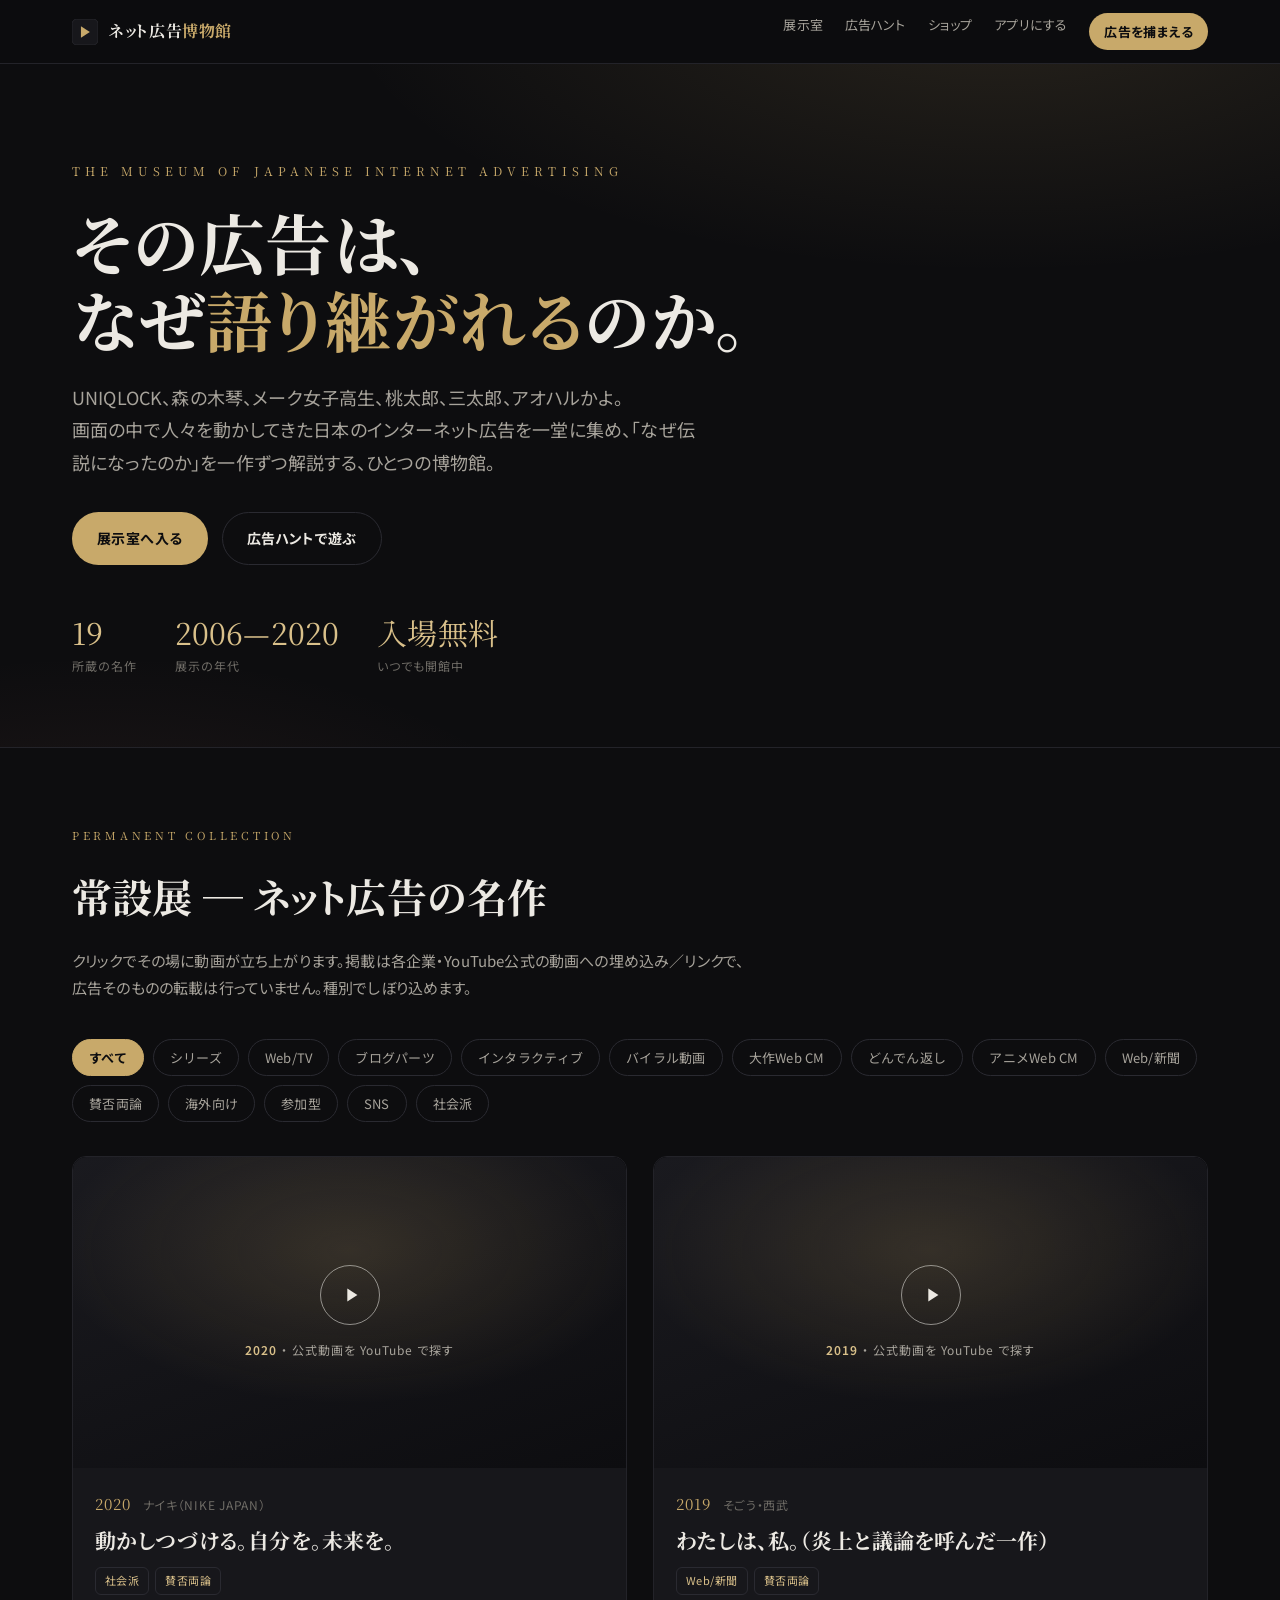
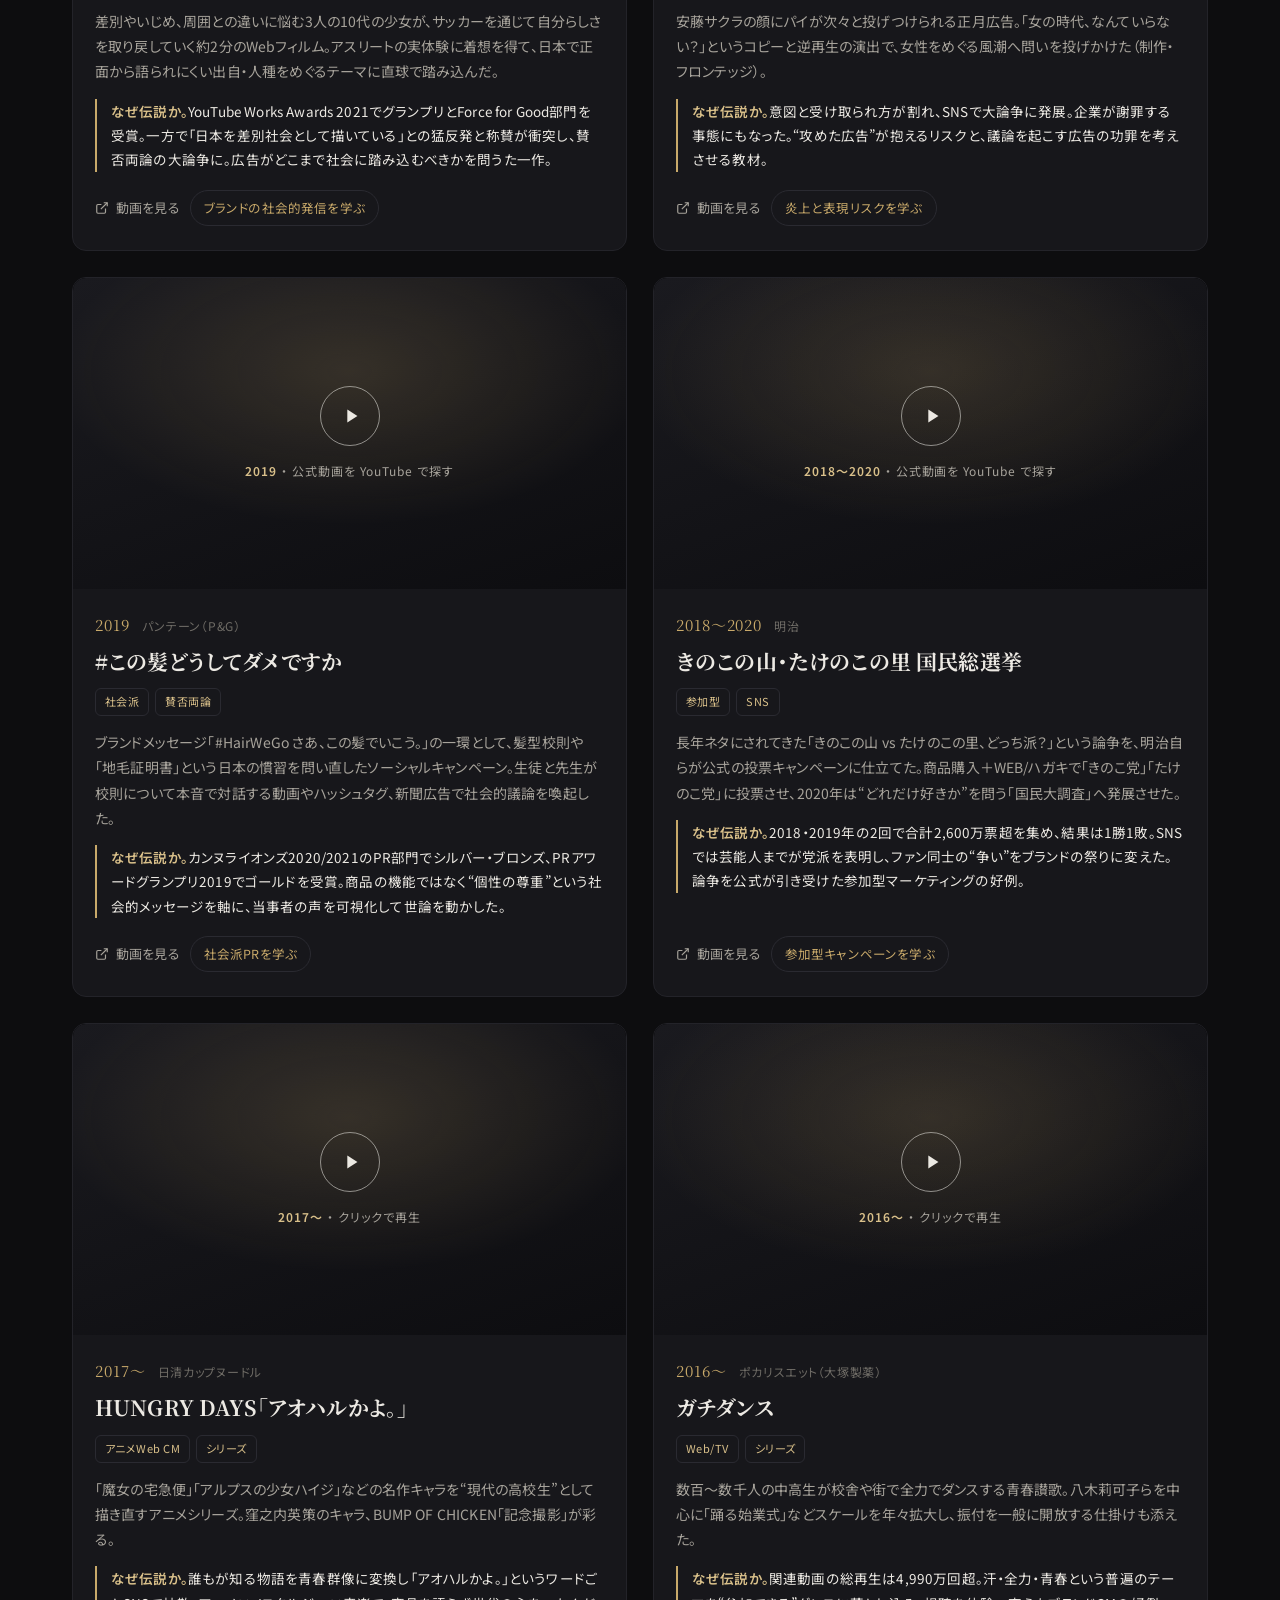
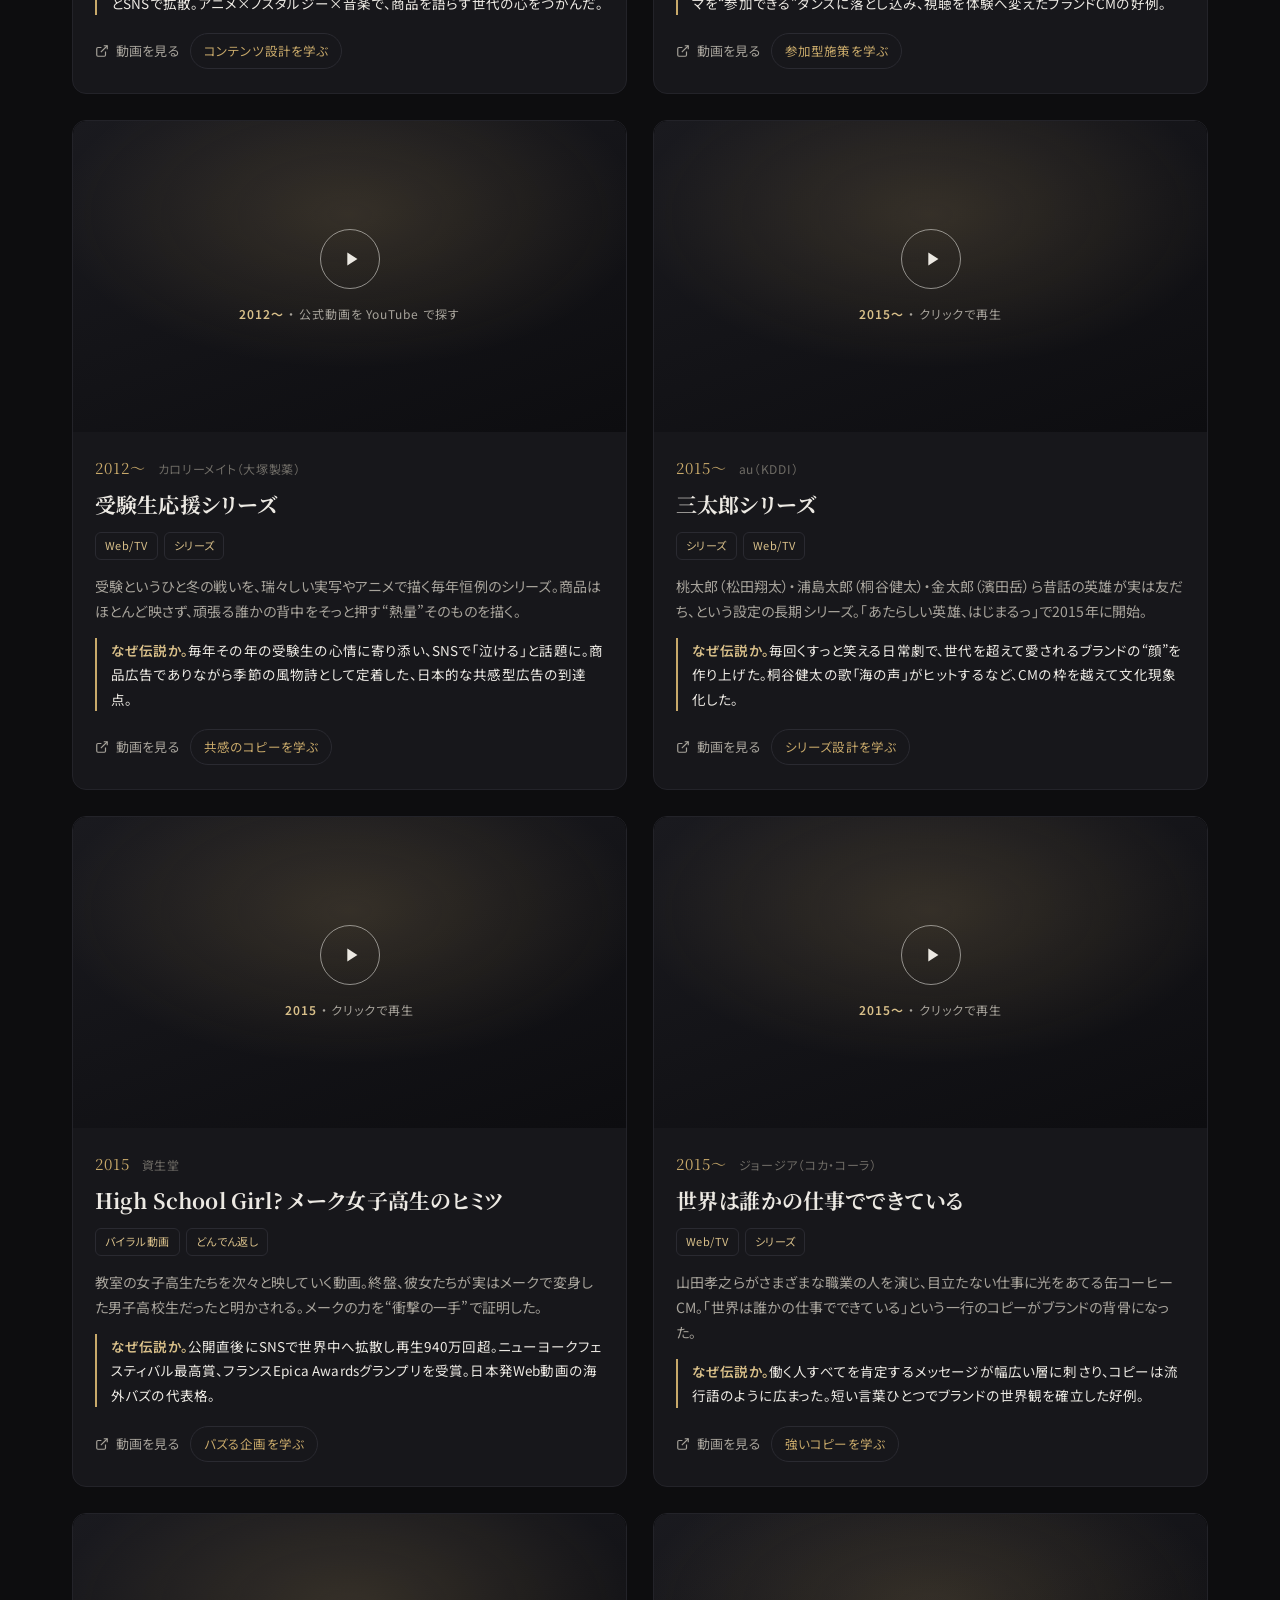
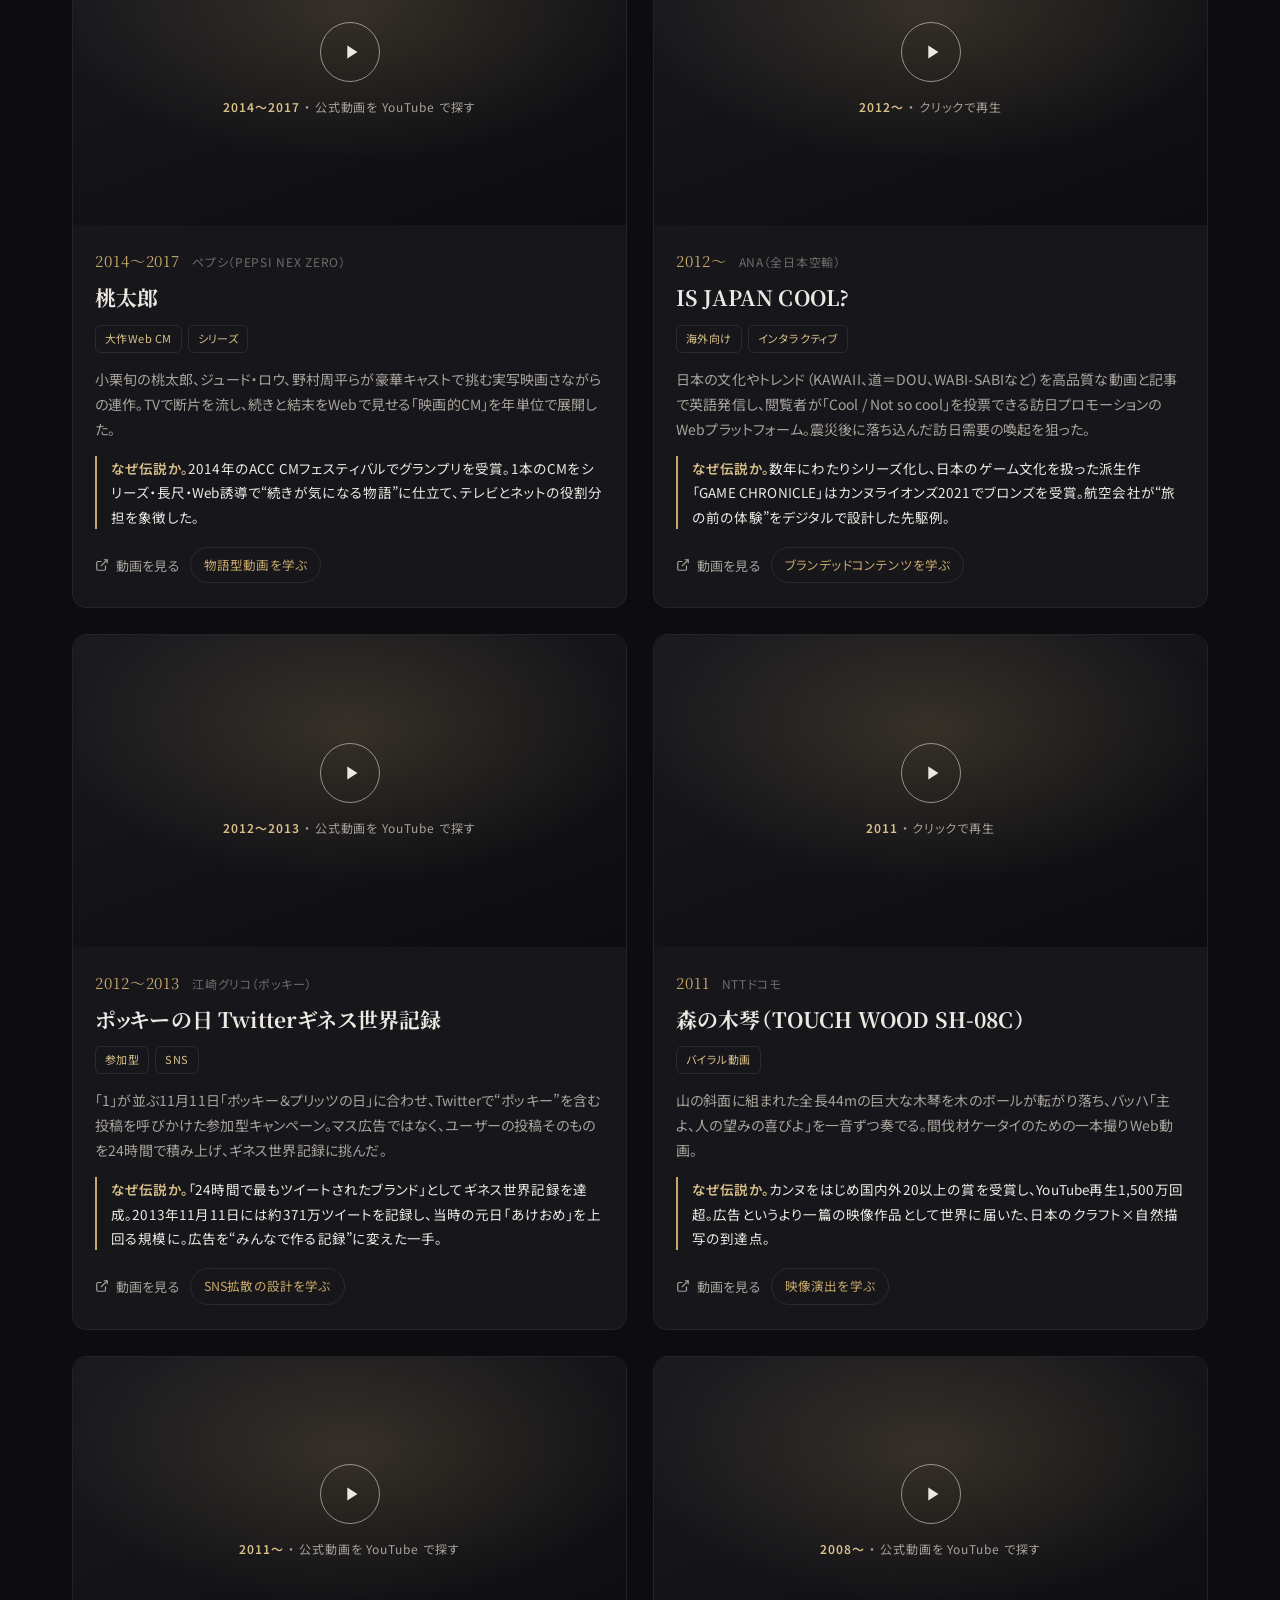
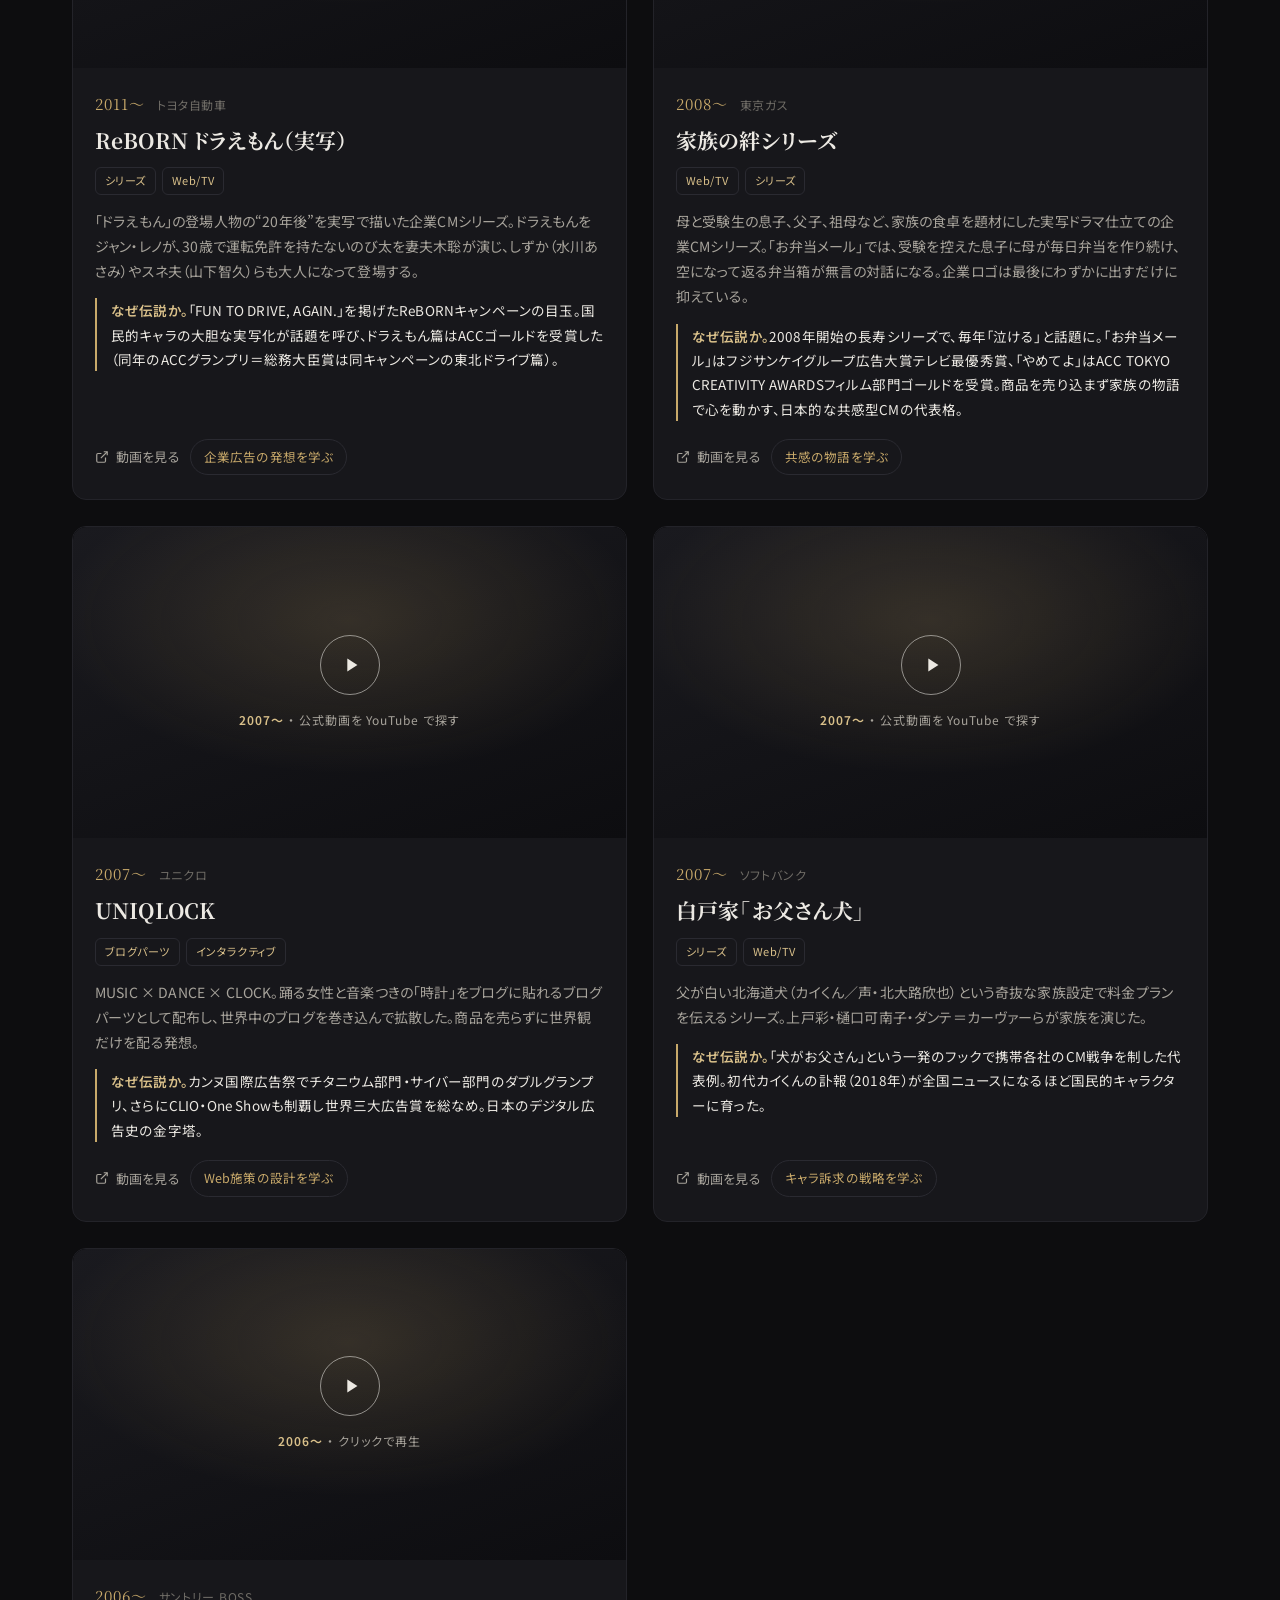
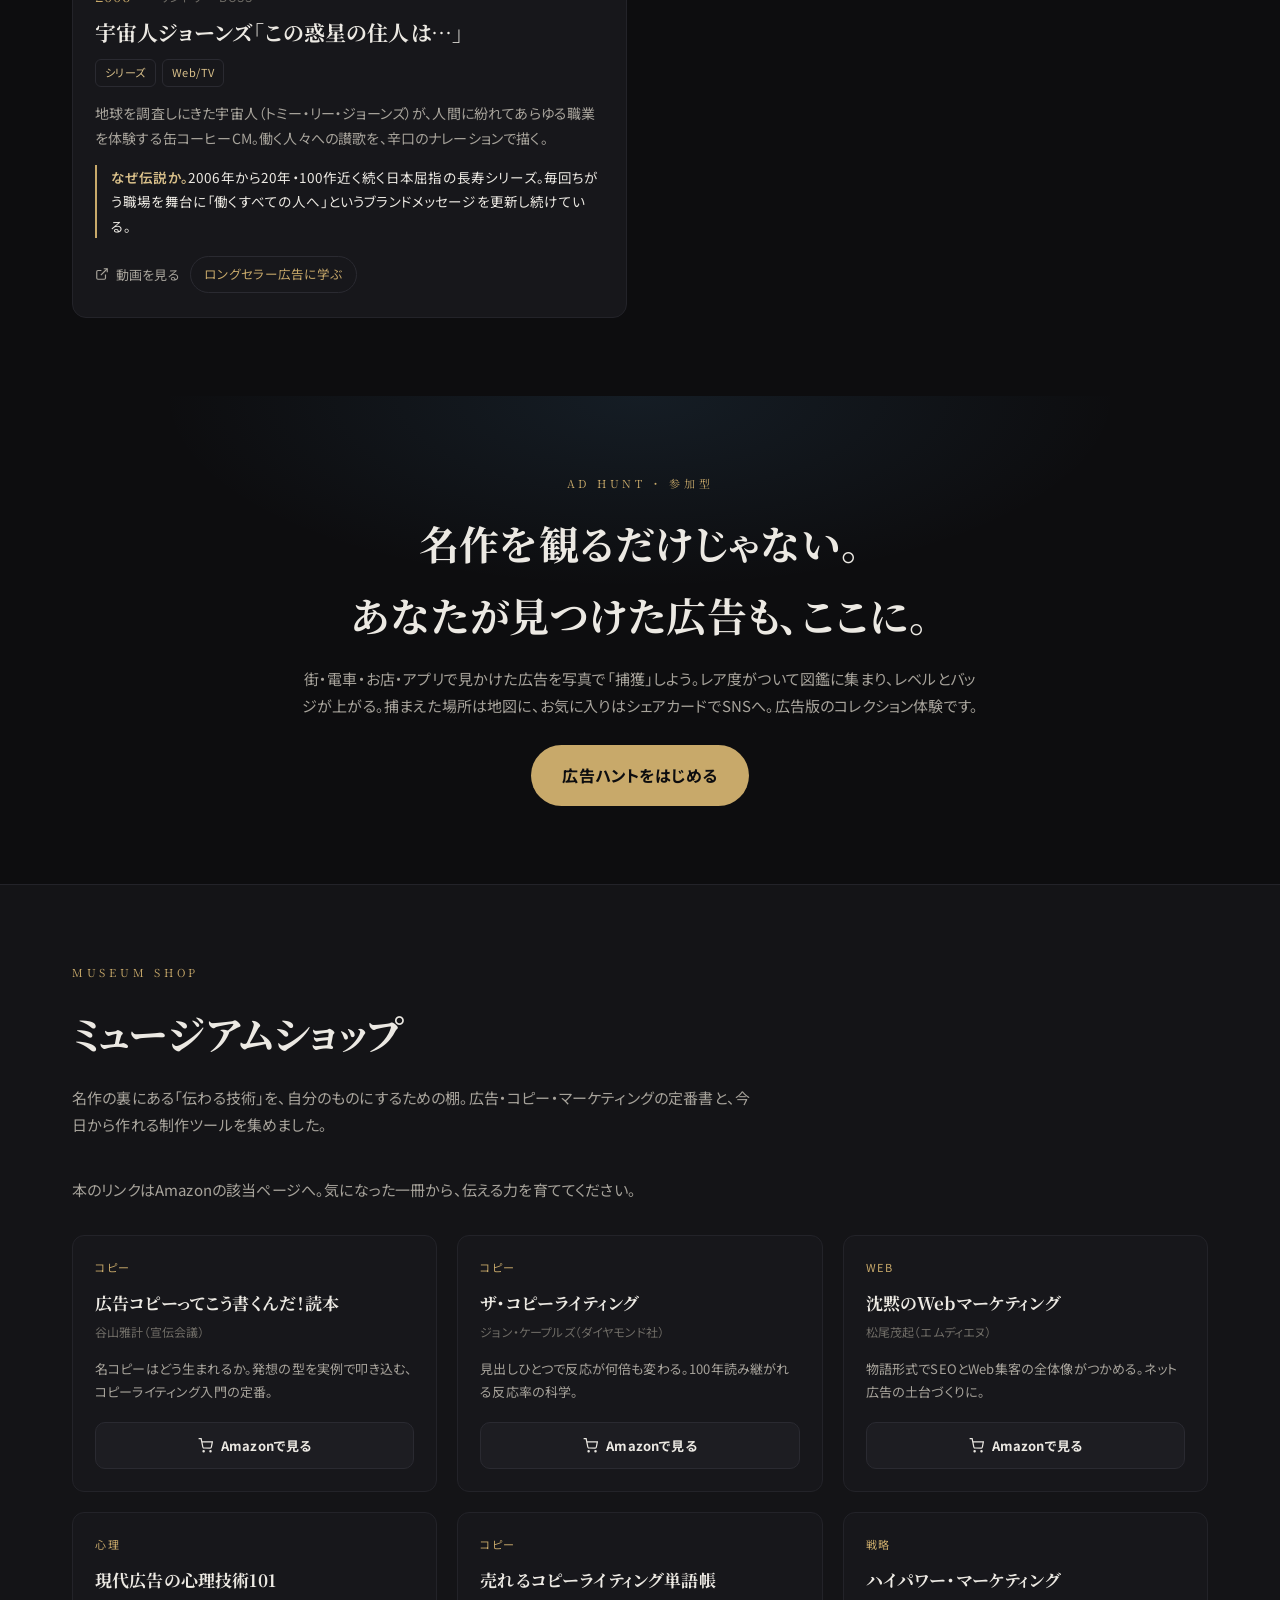
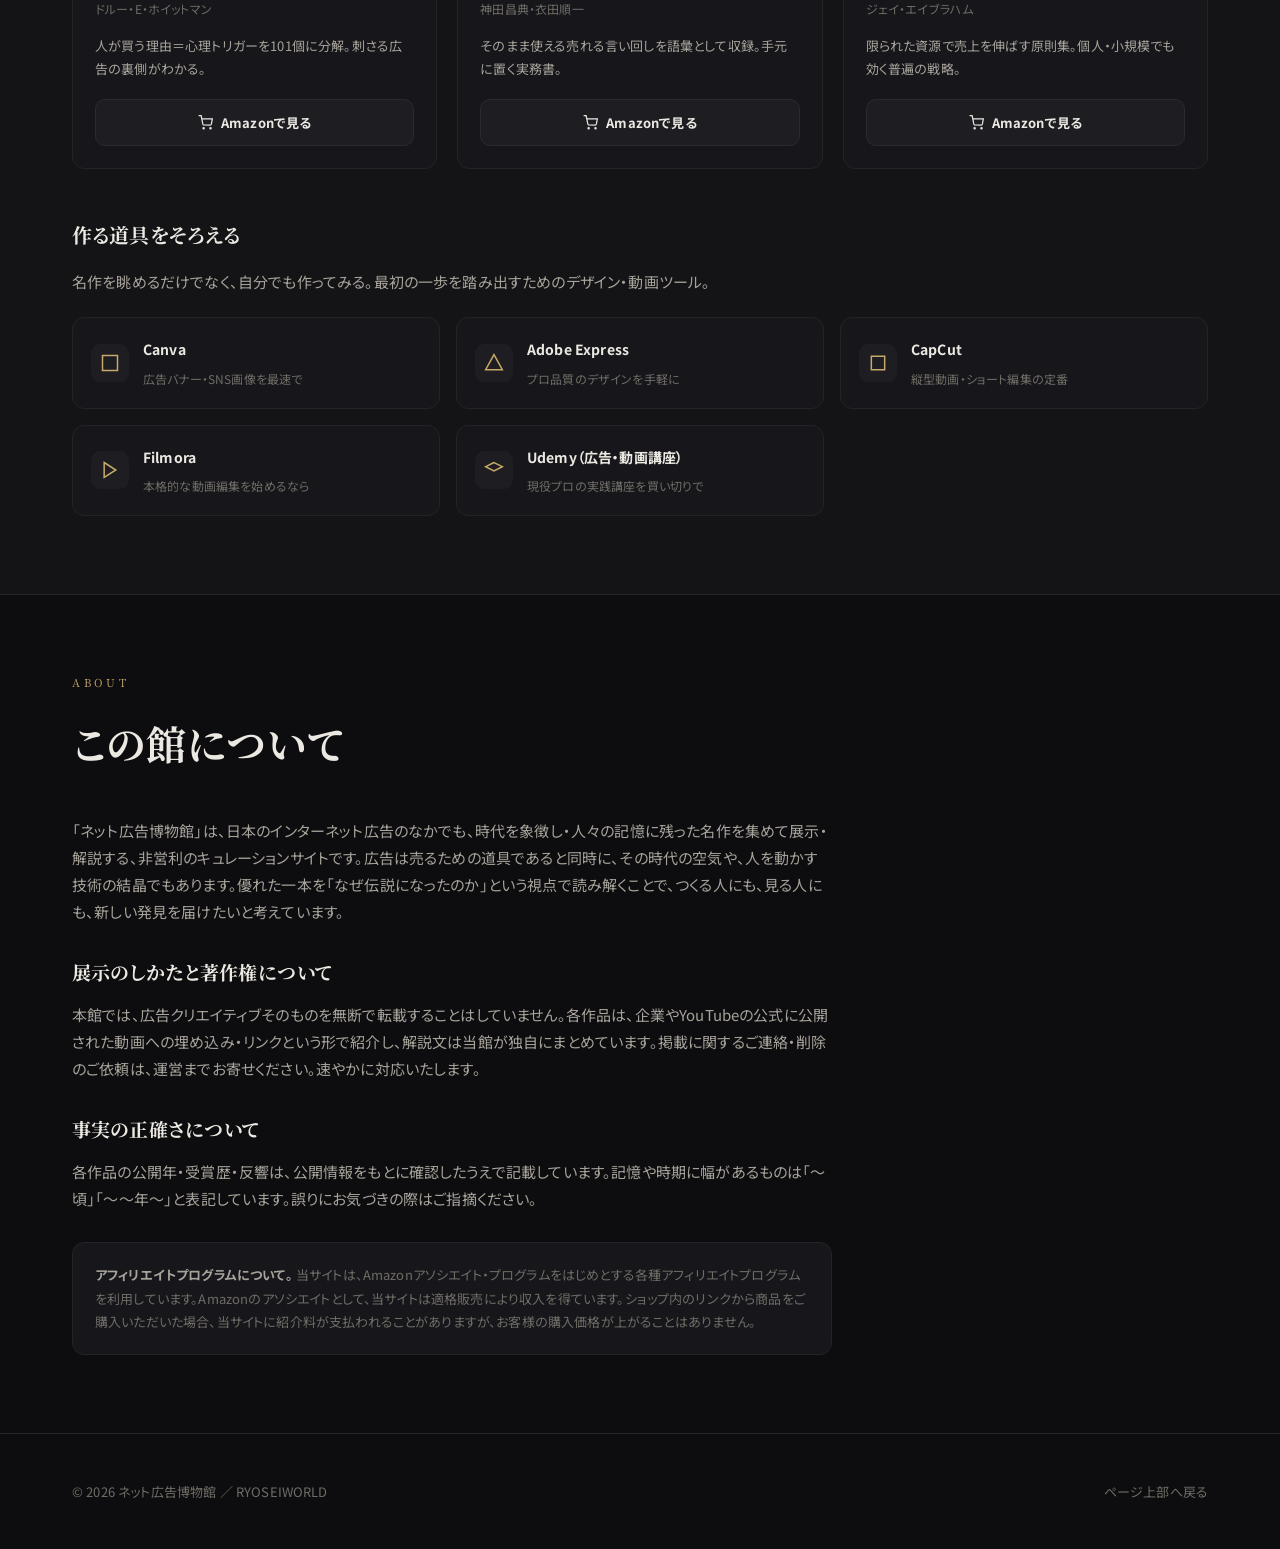
<file: index.html>
<!DOCTYPE html>
<html lang="ja">
<head>
<meta charset="UTF-8">
<meta name="viewport" content="width=device-width, initial-scale=1.0">
<title>ネット広告博物館 — 日本のインターネット広告・名作ギャラリー</title>
<meta name="description" content="UNIQLOCK、森の木琴、メーク女子高生、桃太郎、三太郎、アオハルかよ。日本のインターネット広告の伝説的キャンペーンを年代別に展示し、なぜ伝説になったのかを解説するキュレーション博物館。">
<meta name="theme-color" content="#0d0d0f">
<link rel="canonical" href="https://imai-design.github.io/net-ad-museum/">

<!-- PWA / iOSアプリ化 -->
<link rel="manifest" href="manifest.webmanifest">
<meta name="apple-mobile-web-app-capable" content="yes">
<meta name="mobile-web-app-capable" content="yes">
<meta name="apple-mobile-web-app-status-bar-style" content="black-translucent">
<meta name="apple-mobile-web-app-title" content="広告ハント">
<link rel="apple-touch-icon" href="icons/icon-180.png">

<!-- OGP -->
<meta property="og:type" content="website">
<meta property="og:title" content="ネット広告博物館 — 日本のインターネット広告・名作ギャラリー">
<meta property="og:description" content="日本のネット広告の伝説を年代別に展示。なぜ語り継がれるのかを解説するキュレーション博物館。">
<meta property="og:url" content="https://imai-design.github.io/net-ad-museum/">
<meta property="og:site_name" content="ネット広告博物館">
<meta property="og:image" content="https://imai-design.github.io/net-ad-museum/og.jpg">
<meta name="twitter:card" content="summary_large_image">
<meta name="twitter:image" content="https://imai-design.github.io/net-ad-museum/og.jpg">

<!-- favicon (SVG, 絵文字不使用) -->
<link rel="icon" href="data:image/svg+xml,%3Csvg xmlns='http://www.w3.org/2000/svg' viewBox='0 0 32 32'%3E%3Crect width='32' height='32' rx='6' fill='%230d0d0f'/%3E%3Cpath d='M11 9v14l11-7z' fill='%23c8a96a'/%3E%3C/svg%3E">

<link rel="preconnect" href="https://fonts.googleapis.com">
<link rel="preconnect" href="https://fonts.gstatic.com" crossorigin>
<link href="https://fonts.googleapis.com/css2?family=Noto+Sans+JP:wght@400;500;700&family=Noto+Serif+JP:wght@500;700&display=swap" rel="stylesheet">
<link rel="stylesheet" href="style.css">

<!-- 構造化データ -->
<script type="application/ld+json">
{
  "@context": "https://schema.org",
  "@type": "CollectionPage",
  "name": "ネット広告博物館",
  "description": "日本のインターネット広告の名作・伝説的キャンペーンを年代別に展示するキュレーション博物館。",
  "inLanguage": "ja",
  "url": "https://imai-design.github.io/net-ad-museum/"
}
</script>
</head>
<body>

<!-- ヘッダー -->
<header class="topbar">
  <div class="topbar__inner">
    <a class="brand" href="#top">
      <svg class="brand__mark" viewBox="0 0 32 32"><rect width="32" height="32" rx="6" fill="#17171b" stroke="#2a2a31"/><path d="M11 9v14l11-7z" fill="#c8a96a"/></svg>
      <span class="brand__name">ネット広告<span>博物館</span></span>
    </a>
    <nav class="navlinks">
      <a href="#gallery-sec">展示室</a>
      <a href="hunt.html">広告ハント</a>
      <a href="#shop">ショップ</a>
      <a href="app.html">アプリにする</a>
      <a class="nav-cta" href="hunt.html">広告を捕まえる</a>
    </nav>
  </div>
</header>

<!-- ヒーロー -->
<section class="hero" id="top">
  <div class="wrap">
    <p class="hero__eyebrow">The Museum of Japanese Internet Advertising</p>
    <h1>その広告は、<br>なぜ<span class="accent">語り継がれる</span>のか。</h1>
    <p class="hero__lead">UNIQLOCK、森の木琴、メーク女子高生、桃太郎、三太郎、アオハルかよ。<br>画面の中で人々を動かしてきた日本のインターネット広告を一堂に集め、「なぜ伝説になったのか」を一作ずつ解説する、ひとつの博物館。</p>
    <div class="hero__actions">
      <a class="btn btn--primary" href="#gallery-sec">展示室へ入る</a>
      <a class="btn btn--ghost" href="hunt.html">広告ハントで遊ぶ</a>
    </div>
    <div class="hero__stats">
      <div class="hero__stat"><div class="n"><span id="count">19</span></div><div class="l">所蔵の名作</div></div>
      <div class="hero__stat"><div class="n">2006—2020</div><div class="l">展示の年代</div></div>
      <div class="hero__stat"><div class="n">入場無料</div><div class="l">いつでも開館中</div></div>
    </div>
  </div>
</section>

<!-- 展示室 -->
<section class="section" id="gallery-sec">
  <div class="wrap">
    <div class="section__head">
      <span class="section__kicker">Permanent Collection</span>
      <h2 class="section__title">常設展 ─ ネット広告の名作</h2>
      <p class="section__desc">クリックでその場に動画が立ち上がります。掲載は各企業・YouTube公式の動画への埋め込み／リンクで、広告そのものの転載は行っていません。種別でしぼり込めます。</p>
    </div>
    <div class="filters" id="filters"></div>
    <div class="gallery" id="gallery"></div>
  </div>
</section>

<!-- 広告ハント 誘導バンド -->
<section class="section" style="text-align:center;background:radial-gradient(800px 320px at 50% 0%, rgba(90,169,230,.10), transparent 60%)">
  <div class="wrap">
    <span class="section__kicker" style="display:block">Ad Hunt ・ 参加型</span>
    <h2 class="section__title" style="margin-bottom:14px">名作を観るだけじゃない。<br>あなたが見つけた広告も、ここに。</h2>
    <p class="section__desc" style="margin:0 auto 26px">街・電車・お店・アプリで見かけた広告を写真で「捕獲」しよう。レア度がついて図鑑に集まり、レベルとバッジが上がる。捕まえた場所は地図に、お気に入りはシェアカードでSNSへ。広告版のコレクション体験です。</p>
    <a class="btn btn--primary" href="hunt.html" style="font-size:16px;padding:15px 30px">広告ハントをはじめる</a>
  </div>
</section>

<!-- ミュージアムショップ -->
<section class="section section--alt" id="shop">
  <div class="wrap">
    <div class="section__head">
      <span class="section__kicker">Museum Shop</span>
      <h2 class="section__title">ミュージアムショップ</h2>
      <p class="section__desc">名作の裏にある「伝わる技術」を、自分のものにするための棚。広告・コピー・マーケティングの定番書と、今日から作れる制作ツールを集めました。</p>
    </div>

    <p class="shop-intro">本のリンクはAmazonの該当ページへ。気になった一冊から、伝える力を育ててください。</p>
    <div class="shelf" id="shelf"></div>

    <h3 style="font-family:var(--serif);margin:48px 0 6px;font-size:20px;">作る道具をそろえる</h3>
    <p class="shop-intro" style="margin-bottom:0;">名作を眺めるだけでなく、自分でも作ってみる。最初の一歩を踏み出すためのデザイン・動画ツール。</p>
    <div class="tool-grid" id="toolGrid"></div>
  </div>
</section>

<!-- この館について -->
<section class="section" id="about">
  <div class="wrap">
    <div class="section__head">
      <span class="section__kicker">About</span>
      <h2 class="section__title">この館について</h2>
    </div>
    <div class="prose">
      <p>「ネット広告博物館」は、日本のインターネット広告のなかでも、時代を象徴し・人々の記憶に残った名作を集めて展示・解説する、非営利のキュレーションサイトです。広告は売るための道具であると同時に、その時代の空気や、人を動かす技術の結晶でもあります。優れた一本を「なぜ伝説になったのか」という視点で読み解くことで、つくる人にも、見る人にも、新しい発見を届けたいと考えています。</p>

      <h3>展示のしかたと著作権について</h3>
      <p>本館では、広告クリエイティブそのものを無断で転載することはしていません。各作品は、企業やYouTubeの公式に公開された動画への埋め込み・リンクという形で紹介し、解説文は当館が独自にまとめています。掲載に関するご連絡・削除のご依頼は、運営までお寄せください。速やかに対応いたします。</p>

      <h3>事実の正確さについて</h3>
      <p>各作品の公開年・受賞歴・反響は、公開情報をもとに確認したうえで記載しています。記憶や時期に幅があるものは「〜頃」「〜〜年〜」と表記しています。誤りにお気づきの際はご指摘ください。</p>

      <div class="disclosure">
        <b>アフィリエイトプログラムについて。</b> 当サイトは、Amazonアソシエイト・プログラムをはじめとする各種アフィリエイトプログラムを利用しています。Amazonのアソシエイトとして、当サイトは適格販売により収入を得ています。ショップ内のリンクから商品をご購入いただいた場合、当サイトに紹介料が支払われることがありますが、お客様の購入価格が上がることはありません。
      </div>
    </div>
  </div>
</section>

<!-- フッター -->
<footer class="footer">
  <div class="wrap footer__inner">
    <div>&copy; <span id="year">2026</span> ネット広告博物館 ／ RYOSEIWORLD</div>
    <div><a href="#top">ページ上部へ戻る</a></div>
  </div>
</footer>

<script src="app.js"></script>
<script>if("serviceWorker" in navigator){window.addEventListener("load",()=>navigator.serviceWorker.register("sw.js").catch(()=>{}));}</script>
<script src="analytics.js"></script>
</body>
</html>
</file>
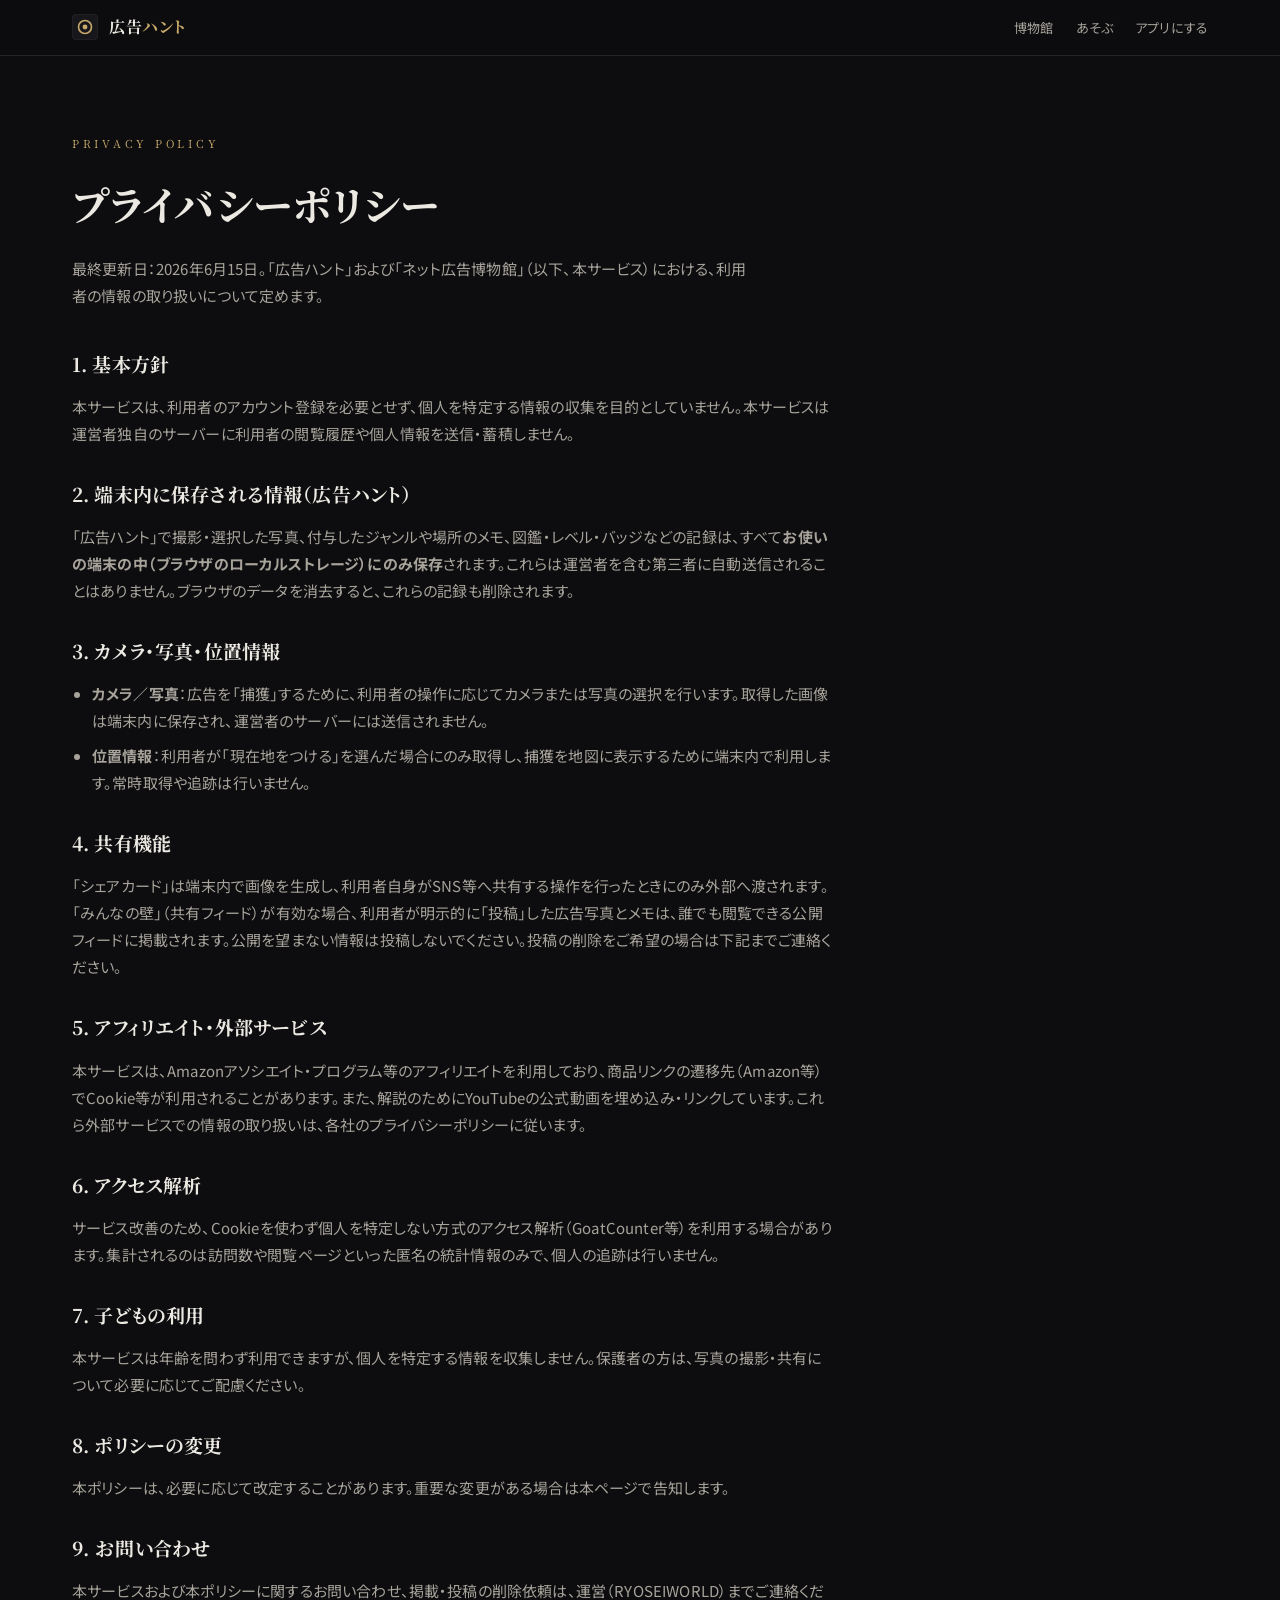
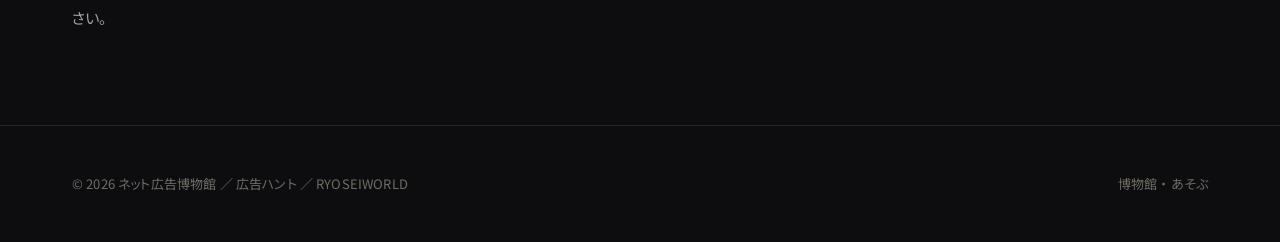
<file: privacy.html>
<!DOCTYPE html>
<html lang="ja">
<head>
<meta charset="UTF-8">
<meta name="viewport" content="width=device-width, initial-scale=1.0">
<title>プライバシーポリシー ／ 広告ハント・ネット広告博物館</title>
<meta name="description" content="広告ハント／ネット広告博物館のプライバシーポリシー。データの扱い、カメラ・位置情報・写真、アフィリエイト、共有機能について。">
<meta name="theme-color" content="#0d0d0f">
<link rel="canonical" href="https://imai-design.github.io/net-ad-museum/privacy.html">
<link rel="icon" href="icons/icon-192.png">
<link rel="apple-touch-icon" href="icons/icon-180.png">
<link rel="preconnect" href="https://fonts.googleapis.com">
<link rel="preconnect" href="https://fonts.gstatic.com" crossorigin>
<link href="https://fonts.googleapis.com/css2?family=Noto+Sans+JP:wght@400;500;700&family=Noto+Serif+JP:wght@500;700&display=swap" rel="stylesheet">
<link rel="stylesheet" href="style.css">
</head>
<body>

<header class="topbar">
  <div class="topbar__inner">
    <a class="brand" href="index.html">
      <svg class="brand__mark" viewBox="0 0 32 32"><rect width="32" height="32" rx="6" fill="#17171b" stroke="#2a2a31"/><circle cx="16" cy="16" r="8" fill="none" stroke="#c8a96a" stroke-width="2"/><circle cx="16" cy="16" r="3" fill="#c8a96a"/></svg>
      <span class="brand__name">広告<span>ハント</span></span>
    </a>
    <nav class="navlinks navlinks--min"><a href="index.html">博物館</a><a href="hunt.html">あそぶ</a><a href="app.html">アプリにする</a></nav>
  </div>
</header>

<section class="section">
  <div class="wrap">
    <div class="section__head">
      <span class="section__kicker">Privacy Policy</span>
      <h1 class="section__title">プライバシーポリシー</h1>
      <p class="section__desc">最終更新日：2026年6月15日。「広告ハント」および「ネット広告博物館」（以下、本サービス）における、利用者の情報の取り扱いについて定めます。</p>
    </div>
    <div class="prose">
      <h3>1. 基本方針</h3>
      <p>本サービスは、利用者のアカウント登録を必要とせず、個人を特定する情報の収集を目的としていません。本サービスは運営者独自のサーバーに利用者の閲覧履歴や個人情報を送信・蓄積しません。</p>

      <h3>2. 端末内に保存される情報（広告ハント）</h3>
      <p>「広告ハント」で撮影・選択した写真、付与したジャンルや場所のメモ、図鑑・レベル・バッジなどの記録は、すべて<b>お使いの端末の中（ブラウザのローカルストレージ）にのみ保存</b>されます。これらは運営者を含む第三者に自動送信されることはありません。ブラウザのデータを消去すると、これらの記録も削除されます。</p>

      <h3>3. カメラ・写真・位置情報</h3>
      <ul>
        <li><b>カメラ／写真</b>：広告を「捕獲」するために、利用者の操作に応じてカメラまたは写真の選択を行います。取得した画像は端末内に保存され、運営者のサーバーには送信されません。</li>
        <li><b>位置情報</b>：利用者が「現在地をつける」を選んだ場合にのみ取得し、捕獲を地図に表示するために端末内で利用します。常時取得や追跡は行いません。</li>
      </ul>

      <h3>4. 共有機能</h3>
      <p>「シェアカード」は端末内で画像を生成し、利用者自身がSNS等へ共有する操作を行ったときにのみ外部へ渡されます。<br>
      「みんなの壁」（共有フィード）が有効な場合、利用者が明示的に「投稿」した広告写真とメモは、誰でも閲覧できる公開フィードに掲載されます。公開を望まない情報は投稿しないでください。投稿の削除をご希望の場合は下記までご連絡ください。</p>

      <h3>5. アフィリエイト・外部サービス</h3>
      <p>本サービスは、Amazonアソシエイト・プログラム等のアフィリエイトを利用しており、商品リンクの遷移先（Amazon等）でCookie等が利用されることがあります。また、解説のためにYouTubeの公式動画を埋め込み・リンクしています。これら外部サービスでの情報の取り扱いは、各社のプライバシーポリシーに従います。</p>

      <h3>6. アクセス解析</h3>
      <p>サービス改善のため、Cookieを使わず個人を特定しない方式のアクセス解析（GoatCounter等）を利用する場合があります。集計されるのは訪問数や閲覧ページといった匿名の統計情報のみで、個人の追跡は行いません。</p>

      <h3>7. 子どもの利用</h3>
      <p>本サービスは年齢を問わず利用できますが、個人を特定する情報を収集しません。保護者の方は、写真の撮影・共有について必要に応じてご配慮ください。</p>

      <h3>8. ポリシーの変更</h3>
      <p>本ポリシーは、必要に応じて改定することがあります。重要な変更がある場合は本ページで告知します。</p>

      <h3>9. お問い合わせ</h3>
      <p>本サービスおよび本ポリシーに関するお問い合わせ、掲載・投稿の削除依頼は、運営（RYOSEIWORLD）までご連絡ください。</p>
    </div>
  </div>
</section>

<footer class="footer">
  <div class="wrap footer__inner">
    <div>&copy; <span>2026</span> ネット広告博物館 ／ 広告ハント ／ RYOSEIWORLD</div>
    <div><a href="index.html">博物館</a> ・ <a href="hunt.html">あそぶ</a></div>
  </div>
</footer>
</body>
</html>
</file>
<file: style.css>
/* ===========================================================
   ネット広告博物館  —  The Museum of Japanese Internet Advertising
   設計: ギャラリー（美術館）の静けさ × デジタル広告の躍動
   配色: 深いチャコール地に温かいオフホワイト、金の差し色
   絵文字は一切使わない（記号・連番・SVGで品を出す）
   =========================================================== */

:root {
  --bg:        #0d0d0f;
  --bg-soft:   #141417;
  --bg-card:   #17171b;
  --bg-card-2: #1d1d22;
  --line:      #2a2a31;
  --line-soft: #232329;
  --ink:       #ece9e3;
  --ink-dim:   #a7a39b;
  --ink-faint: #6f6c66;
  --gold:      #c8a96a;
  --gold-soft: #d9c08a;
  --rose:      #c97a6d;
  --maxw:      1180px;
  --radius:    14px;
  --shadow:    0 18px 50px rgba(0,0,0,.45);
  --serif:     "Noto Serif JP", "Hiragino Mincho ProN", serif;
  --sans:      "Noto Sans JP", -apple-system, "Hiragino Kaku Gothic ProN", sans-serif;
}

* { box-sizing: border-box; }

html { scroll-behavior: smooth; -webkit-text-size-adjust: 100%; }

body {
  margin: 0;
  font-family: var(--sans);
  background: var(--bg);
  color: var(--ink);
  line-height: 1.8;
  letter-spacing: .01em;
  font-feature-settings: "palt";
  overflow-x: hidden;
}

a { color: inherit; text-decoration: none; }

img, iframe { max-width: 100%; display: block; }

.wrap { width: 100%; max-width: var(--maxw); margin: 0 auto; padding: 0 22px; }

/* ---------- ヘッダー / ナビ ---------- */
.topbar {
  position: sticky; top: 0; z-index: 50;
  background: rgba(13,13,15,.78);
  backdrop-filter: blur(14px);
  border-bottom: 1px solid var(--line-soft);
}
.topbar__inner {
  max-width: var(--maxw); margin: 0 auto; padding: 13px 22px;
  display: flex; align-items: center; justify-content: space-between; gap: 16px;
}
.brand { display: flex; align-items: center; gap: 11px; font-weight: 700; letter-spacing: .04em; }
.brand__mark { width: 26px; height: 26px; flex: 0 0 auto; }
.brand__name { font-family: var(--serif); font-size: 16px; }
.brand__name span { color: var(--gold); }
.navlinks { display: flex; gap: 22px; font-size: 13px; color: var(--ink-dim); }
.navlinks a { transition: color .2s; }
.navlinks a:hover { color: var(--gold-soft); }
.navlinks .nav-cta {
  color: var(--bg); background: var(--gold); padding: 7px 15px; border-radius: 999px;
  font-weight: 700; letter-spacing: .03em;
}
.navlinks .nav-cta:hover { background: var(--gold-soft); color: var(--bg); }

/* ---------- ヒーロー ---------- */
.hero {
  position: relative;
  padding: 96px 0 70px;
  border-bottom: 1px solid var(--line-soft);
  background:
    radial-gradient(1100px 460px at 78% -10%, rgba(200,169,106,.14), transparent 60%),
    radial-gradient(800px 380px at 8% 120%, rgba(201,122,109,.10), transparent 60%);
}
.hero__eyebrow {
  font-family: var(--serif); letter-spacing: .42em; font-size: 12px;
  color: var(--gold); text-transform: uppercase; margin: 0 0 22px;
}
.hero h1 {
  font-family: var(--serif); font-weight: 700;
  font-size: clamp(34px, 6vw, 66px); line-height: 1.16; margin: 0 0 24px;
}
.hero h1 .accent { color: var(--gold); }
.hero__lead { max-width: 640px; color: var(--ink-dim); font-size: clamp(15px,1.6vw,18px); margin: 0 0 34px; }
.hero__actions { display: flex; flex-wrap: wrap; gap: 14px; }
.btn {
  display: inline-flex; align-items: center; gap: 9px;
  padding: 13px 24px; border-radius: 999px; font-weight: 700; font-size: 14px;
  border: 1px solid transparent; cursor: pointer; transition: all .2s; letter-spacing: .03em;
}
.btn--primary { background: var(--gold); color: var(--bg); }
.btn--primary:hover { background: var(--gold-soft); transform: translateY(-2px); }
.btn--ghost { border-color: var(--line); color: var(--ink); background: transparent; }
.btn--ghost:hover { border-color: var(--gold); color: var(--gold-soft); }
.btn svg { width: 16px; height: 16px; }

.hero__stats { display: flex; gap: 38px; margin-top: 52px; flex-wrap: wrap; }
.hero__stat .n { font-family: var(--serif); font-size: 30px; color: var(--gold-soft); line-height: 1; }
.hero__stat .l { font-size: 12px; color: var(--ink-faint); letter-spacing: .08em; margin-top: 8px; }

/* ---------- セクション見出し ---------- */
.section { padding: 78px 0; }
.section--alt { background: var(--bg-soft); border-top: 1px solid var(--line-soft); border-bottom: 1px solid var(--line-soft); }
.section__head { margin-bottom: 38px; }
.section__kicker {
  font-family: var(--serif); letter-spacing: .34em; font-size: 11px;
  color: var(--gold); text-transform: uppercase; display: block; margin-bottom: 14px;
}
.section__title { font-family: var(--serif); font-weight: 700; font-size: clamp(26px,4vw,40px); margin: 0 0 14px; }
.section__desc { color: var(--ink-dim); max-width: 680px; font-size: 15px; }

/* ---------- フィルター ---------- */
.filters { display: flex; flex-wrap: wrap; gap: 9px; margin-bottom: 34px; }
.chip {
  border: 1px solid var(--line); background: transparent; color: var(--ink-dim);
  padding: 8px 16px; border-radius: 999px; font-size: 13px; font-family: var(--sans);
  cursor: pointer; transition: all .18s; letter-spacing: .02em;
}
.chip:hover { border-color: var(--gold); color: var(--ink); }
.chip.is-active { background: var(--gold); border-color: var(--gold); color: var(--bg); font-weight: 700; }

/* ---------- 展示グリッド ---------- */
.gallery { display: grid; grid-template-columns: repeat(2, 1fr); gap: 26px; }
.exhibit {
  background: var(--bg-card);
  border: 1px solid var(--line-soft);
  border-radius: var(--radius);
  overflow: hidden;
  display: flex; flex-direction: column;
  transition: transform .25s, border-color .25s, box-shadow .25s;
}
.exhibit:hover { transform: translateY(-4px); border-color: var(--line); box-shadow: var(--shadow); }

.frame { position: relative; aspect-ratio: 16/9; background: #000; overflow: hidden; }
.frame iframe { width: 100%; height: 100%; border: 0; }
.frame__poster {
  position: absolute; inset: 0; display: flex; align-items: center; justify-content: center;
  flex-direction: column; gap: 14px; cursor: pointer; text-align: center; padding: 20px;
  background:
    radial-gradient(420px 220px at 50% 30%, rgba(200,169,106,.18), transparent 70%),
    linear-gradient(160deg, #1a1a1f, #0d0d10);
}
.frame__poster:hover .play { transform: scale(1.08); border-color: var(--gold); }
.play {
  width: 60px; height: 60px; border-radius: 50%;
  border: 1.5px solid rgba(236,233,227,.55);
  display: flex; align-items: center; justify-content: center; transition: all .2s;
}
.play svg { width: 22px; height: 22px; margin-left: 3px; }
.frame__poster .ptxt { font-size: 12px; color: var(--ink-dim); letter-spacing: .08em; }
.frame__poster .ptxt b { color: var(--gold-soft); font-weight: 600; }

.placard { padding: 22px 22px 24px; display: flex; flex-direction: column; flex: 1; }
.placard__meta { display: flex; align-items: baseline; gap: 12px; margin-bottom: 9px; }
.placard__year { font-family: var(--serif); color: var(--gold); font-size: 15px; letter-spacing: .06em; }
.placard__brand { font-size: 12px; color: var(--ink-faint); letter-spacing: .06em; }
.placard__title { font-family: var(--serif); font-weight: 700; font-size: 21px; line-height: 1.4; margin: 0 0 12px; }
.placard__tags { display: flex; flex-wrap: wrap; gap: 6px; margin-bottom: 14px; }
.tag { font-size: 11px; color: var(--gold-soft); border: 1px solid var(--line); border-radius: 6px; padding: 3px 9px; letter-spacing: .04em; }
.placard__body { color: var(--ink-dim); font-size: 14px; margin: 0 0 14px; }
.placard__why { font-size: 13.5px; color: var(--ink); border-left: 2px solid var(--gold); padding-left: 14px; margin: 0 0 18px; }
.placard__why b { color: var(--gold-soft); font-weight: 600; }
.placard__foot { margin-top: auto; display: flex; flex-wrap: wrap; gap: 10px; align-items: center; }
.linkout { display: inline-flex; align-items: center; gap: 7px; font-size: 13px; color: var(--ink-dim); transition: color .2s; }
.linkout:hover { color: var(--gold-soft); }
.linkout svg { width: 14px; height: 14px; }
.learn-link {
  display: inline-flex; align-items: center; gap: 7px; font-size: 12.5px;
  color: var(--gold); border: 1px solid var(--line); border-radius: 999px; padding: 6px 13px; transition: all .2s;
}
.learn-link:hover { border-color: var(--gold); background: rgba(200,169,106,.08); }

/* ---------- ショップ（アフィリエイト） ---------- */
.shop-intro { color: var(--ink-dim); max-width: 700px; margin-bottom: 32px; font-size: 15px; }
.shelf { display: grid; grid-template-columns: repeat(3, 1fr); gap: 20px; }
.book {
  background: var(--bg-card); border: 1px solid var(--line-soft); border-radius: 12px;
  padding: 22px; display: flex; flex-direction: column; transition: all .22s;
}
.book:hover { transform: translateY(-3px); border-color: var(--gold); box-shadow: var(--shadow); }
.book__kind { font-size: 11px; letter-spacing: .14em; color: var(--gold); text-transform: uppercase; margin-bottom: 12px; }
.book__title { font-family: var(--serif); font-weight: 700; font-size: 17px; line-height: 1.5; margin: 0 0 6px; }
.book__author { font-size: 12px; color: var(--ink-faint); margin-bottom: 14px; }
.book__why { font-size: 13px; color: var(--ink-dim); margin: 0 0 18px; flex: 1; }
.book__cta {
  display: inline-flex; align-items: center; justify-content: center; gap: 8px;
  padding: 11px 16px; border-radius: 10px; background: var(--bg-card-2);
  border: 1px solid var(--line); color: var(--ink); font-size: 13px; font-weight: 700; transition: all .2s;
}
.book__cta:hover { background: var(--gold); color: var(--bg); border-color: var(--gold); }
.book__cta svg { width: 15px; height: 15px; }

.tool-grid { display: grid; grid-template-columns: repeat(3,1fr); gap: 16px; margin-top: 22px; }
.tool {
  display: flex; align-items: center; gap: 14px; padding: 16px 18px;
  background: var(--bg-card); border: 1px solid var(--line-soft); border-radius: 12px; transition: all .2s;
}
.tool:hover { border-color: var(--gold); transform: translateY(-2px); }
.tool__ic { width: 38px; height: 38px; border-radius: 9px; background: var(--bg-card-2); display: flex; align-items: center; justify-content: center; flex: 0 0 auto; }
.tool__ic svg { width: 20px; height: 20px; color: var(--gold); }
.tool__t { font-weight: 700; font-size: 14px; }
.tool__d { font-size: 12px; color: var(--ink-faint); }

/* ---------- About / 開示 ---------- */
.prose { max-width: 760px; color: var(--ink-dim); font-size: 15px; }
.prose h3 { font-family: var(--serif); color: var(--ink); font-size: 19px; margin: 30px 0 12px; }
.prose p { margin: 0 0 16px; }
.prose ul { padding-left: 20px; margin: 0 0 16px; }
.prose li { margin-bottom: 8px; }
.disclosure {
  margin-top: 30px; padding: 20px 22px; background: var(--bg-card);
  border: 1px solid var(--line-soft); border-radius: 12px; font-size: 13px; color: var(--ink-faint);
}
.disclosure b { color: var(--ink-dim); }

/* ---------- フッター ---------- */
.footer { border-top: 1px solid var(--line-soft); padding: 46px 0; color: var(--ink-faint); font-size: 13px; }
.footer__inner { display: flex; justify-content: space-between; flex-wrap: wrap; gap: 18px; align-items: center; }
.footer a:hover { color: var(--gold-soft); }

/* ---------- レスポンシブ ---------- */
@media (max-width: 860px) {
  .gallery { grid-template-columns: 1fr; }
  .shelf { grid-template-columns: 1fr 1fr; }
  .tool-grid { grid-template-columns: 1fr 1fr; }
  .navlinks { display: none; }
  .navlinks.navlinks--min { display: flex; gap: 14px; }
}
@media (max-width: 520px) {
  .hero { padding: 64px 0 50px; }
  .hero__stats { gap: 24px; }
  .shelf, .tool-grid { grid-template-columns: 1fr; }
  .section { padding: 56px 0; }
  .footer__inner { flex-direction: column; align-items: flex-start; }
}

/* アクセシビリティ: モーション削減 */
@media (prefers-reduced-motion: reduce) {
  * { scroll-behavior: auto !important; transition: none !important; }
}
</file>
